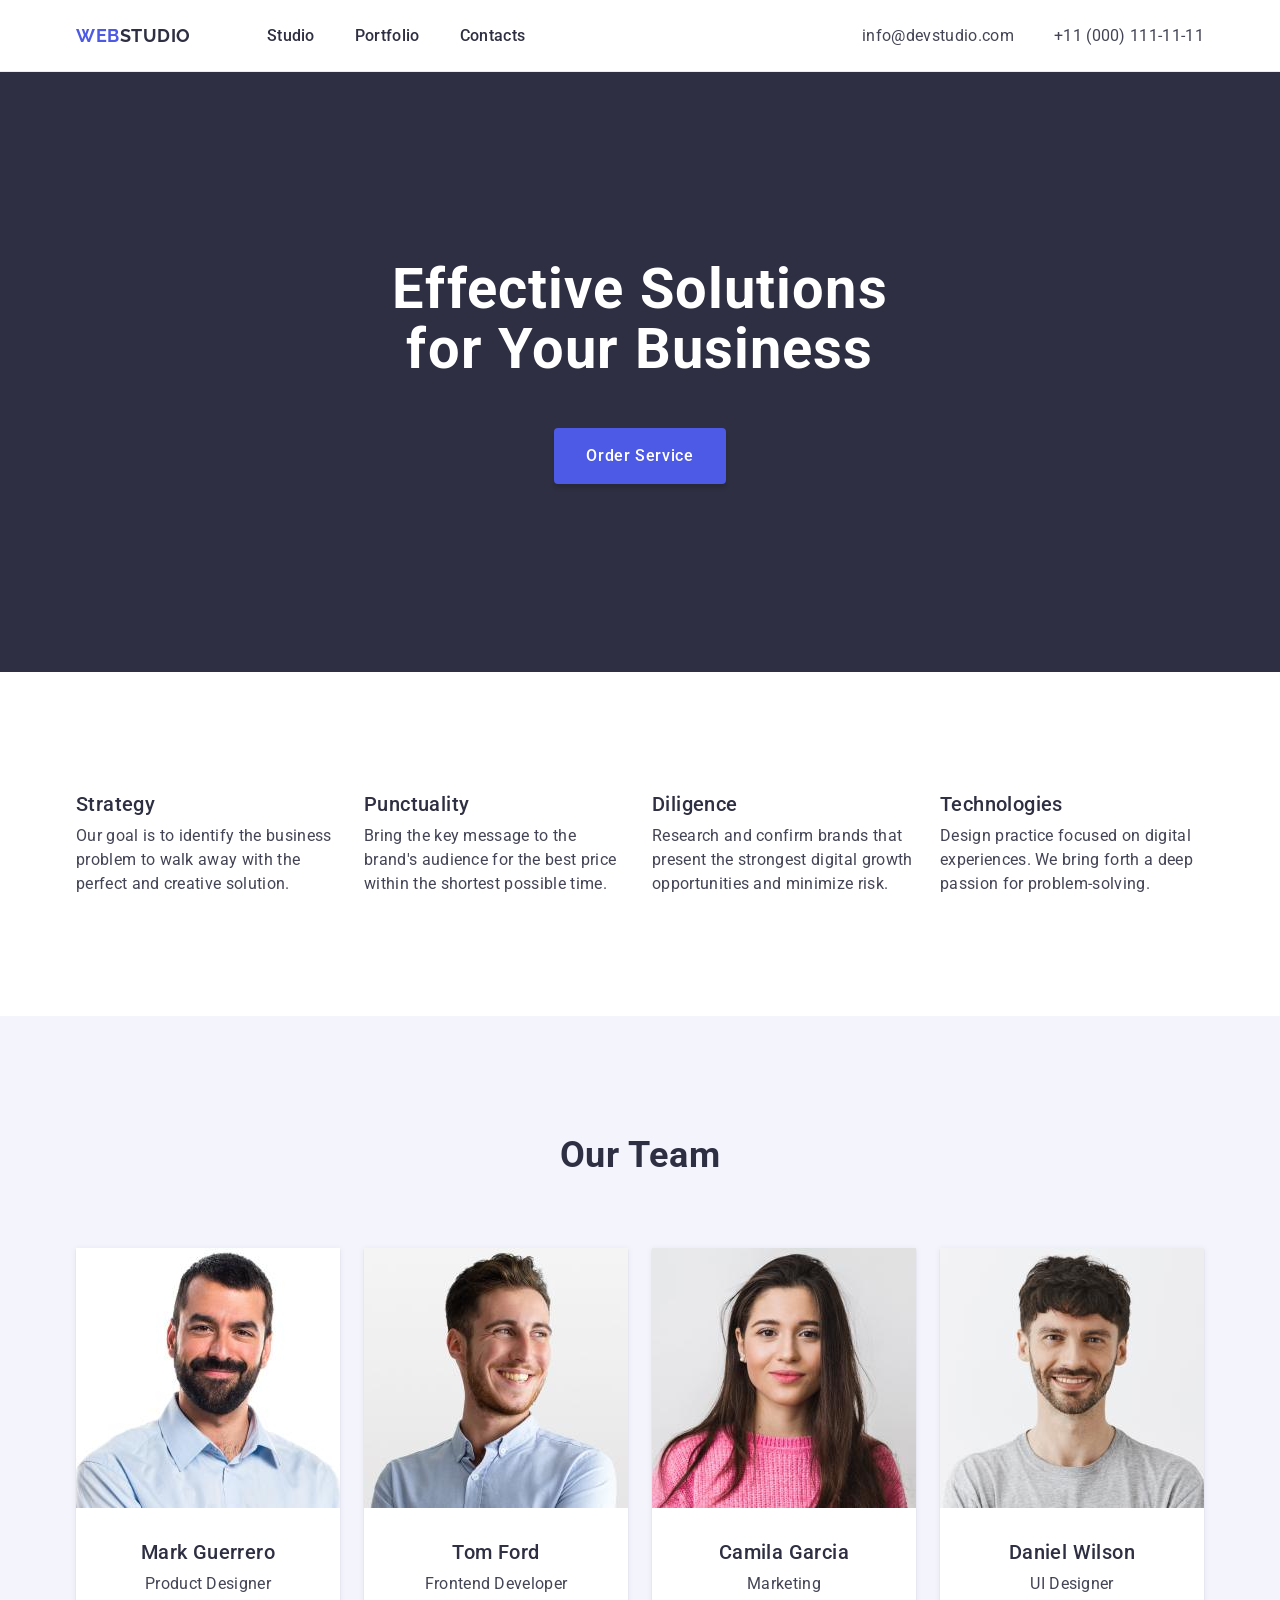
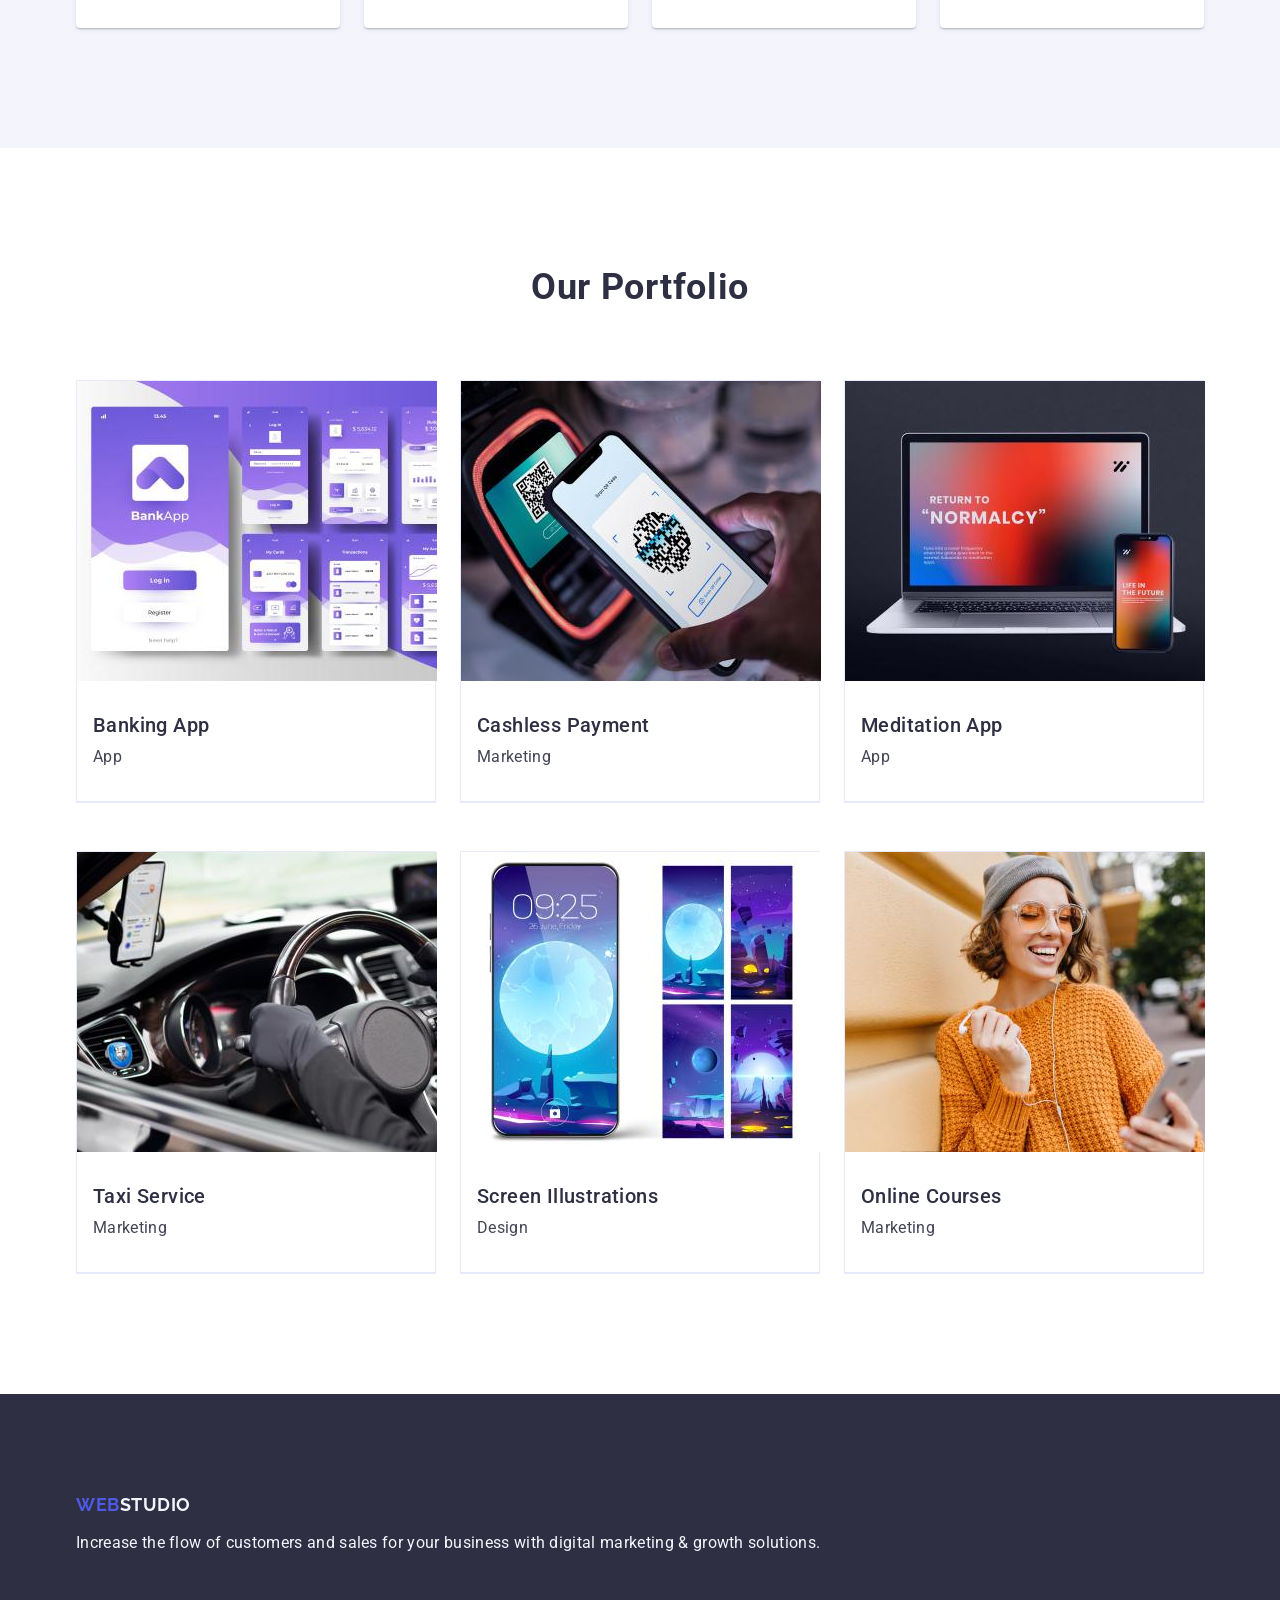
<file: index.html>
<!DOCTYPE html>
<html lang="en">
<head>
    <meta charset="UTF-8">
    <meta name="viewport" content="width=device-width, initial-scale=1.0">
    <title>Document</title>
    <link rel="stylesheet" href="https://cdnjs.cloudflare.com/ajax/libs/modern-normalize/2.0.0/modern-normalize.min.css"
    integrity="sha512-4xo8blKMVCiXpTaLzQSLSw3KFOVPWhm/TRtuPVc4WG6kUgjH6J03IBuG7JZPkcWMxJ5huwaBpOpnwYElP/m6wg=="
    crossorigin="anonymous" referrerpolicy="no-referrer" />
    <link rel="stylesheet" href="./css/style.css">
    <link rel="preconnect" href="https://fonts.googleapis.com">
    <link rel="preconnect" href="https://fonts.gstatic.com" crossorigin>
    <link href="https://fonts.googleapis.com/css2?family=Raleway:wght@800&family=Roboto:wght@400;500;700;900&display=swap"
        rel="stylesheet">

</head>

<body>
    <header class="header">
      
       <div class="container">
           
                <nav class="nav">
                       
                    <a href="./index.html" class="logo">Web<span class="web">Studio</span></a>
        
                    <ul class="nav-list">
                        <li><a href="./index.html" class="nav-link">Studio</a></li>
                        <li><a href="" class="nav-link">Portfolio</a></li>
                        <li><a href="" class="nav-link">Contacts</a></li>
                    </ul>
        
                </nav>
        
                <address>
                    <ul class="address-list">
                        <li><a href="mailto:info@devstudio.com" class="address-link">info@devstudio.com</a></li>
                        <li><a href="tel:+110001111111" class="address-link">+11 (000) 111-11-11</a></li>
                    </ul>
                </address>
       </div>
      

    </header>
    
    <main>
       
        <section class="hero"> 

    <div class="container">
        
            <h1 class="main-title">Effective Solutions for Your Business</h1>
            <button class="button" type="button">Order Service</button>
    </div>

        </section>

         <section class="advantage">

          <div class="container">
                <h2 class="advantage-title">Advantage</h2>
    
                <ul class="advantage-list">
                    <li class="advantage-item">
                        <h3 class="advantage-post-title">Strategy</h3>
                        <p class="advantage-text">Our goal is to identify the business problem to walk away with the perfect and creative solution.</p>
                    </li>
                    <li class="advantage-item">
                        <h3 class="advantage-post-title">Punctuality</h3>
                        <p class="advantage-text">Bring the key message to the brand's audience for the best price within the shortest possible time.</p>
                    </li>
                    <li class="advantage-item">
                        <h3 class="advantage-post-title">Diligence</h3>
                        <p class="advantage-text">Research and confirm brands that present the strongest digital growth opportunities and minimize risk.</p>
                    </li>
                    <li class="advantage-item">
                        <h3 class="advantage-post-title">Technologies</h3>
                        <p class="advantage-text">Design practice focused on digital experiences. We bring forth a deep passion for problem-solving.</p>
                    </li>
                </ul>
          </div>
         </section>

        <section class="team">

          <div class="container">
                
                <h2 class="title">Our Team</h2>
    
                <ul class="team-list">
                    <li class="team-card">
                        <img src="./images/MarkGuerrero.jpg" alt="Mark Guerrero" width="264" height="260" />
                        <div class="employer">
                            <h3 class="name">Mark Guerrero</h3>
                            <p class="team-text">Product Designer</p>
                        </div>
                    </li>
                    <li class="team-card">
                        <img src="./images/TomFord.jpg" alt="Tom Ford" width="264" height="260" />
                       <div class="employer">
                            <h3 class="name">Tom Ford</h3>
                            <p class="team-text">Frontend Developer</p>
                       </div>
                    </li>
                    <li class="team-card">
                        <img src="./images/CamilaGarcia.jpg" alt="Camila Garcia" width="264" height="260" />
                       <div class="employer">
                            <h3 class="name">Camila Garcia</h3>
                            <p class="team-text">Marketing</p>
                       </div>
                    </li>
                    <li class="team-card">
                        <img src="./images/DanielWilson.jpg" alt="Daniel Wilson" width="264" height="260" />
                       <div class="employer">
                            <h3 class="name">Daniel Wilson</h3>
                            <p class="team-text">UI Designer</p>
                       </div>
                    </li>
                </ul>
          </div>

        </section>

        <section class="portfolio">
            <div class="container">
    
                <h2 class="title">Our Portfolio</h2>
    
                <ul class="app-list">
                    <li class="app-item">
                        <img src="./images/bankingapp.jpg" alt="Banking App" width="360" height="300"/>

                       <div class="app-box">
                            <h3 class="app">Banking App</h3>
                            <p class="app-text">App</p>
                       </div>
                    </li>

                    <li class="app-item">
                        <img src="./images/cashlesspayment.jpg" alt="Cashless Payment" width="360" height="300"/>

                       <div class="app-box">
                            <h3 class="app">Cashless Payment</h3>
                            <p class="app-text">Marketing</p>
                       </div>
                    </li>

                    <li class="app-item">
                        <img src="./images/meditationapp.jpg" alt="Meditation App" width="360" height="300"/>

                       <div class="app-box">
                            <h3 class="app">Meditation App</h3>
                            <p class="app-text">App</p>
                       </div>
                    </li>

                    <li class="app-item">
                        <img src="./images/taxiservice.jpg" alt="Taxi Service" width="360" height="300"/>

                        <div class="app-box">
                            <h3 class="app">Taxi Service</h3>
                            <p class="app-text">Marketing</p>
                        </div>
                    </li>

                    <li class="app-item">
                        <img src="./images/screenjllustrations.jpg" alt="Screen Illustrations" width="360" height="300"/>

                        <div class="app-box">
                            <h3 class="app">Screen Illustrations</h3>
                            <p class="app-text">Design</p>
                        </div>
                    </li>

                    <li class="app-item">
                        <img src="./images/onlinecourses.jpg" alt="Online Courses" width="360" height="300"/>

                        <div class="app-box">
                            <h3 class="app">Online Courses</h3>
                            <p class="app-text">Marketing</p>
                        </div>
                    </li>
                </ul>
            </div>
        </section>
        
    </main>

    <footer class="footer">
        <div class="container">

            <a href="./index.html" class="footer-logo">Web<span class="studio">Studio</span></a>
            <p class="footer-text">Increase the flow of customers and sales for your business with digital marketing & growth solutions.</p>

        </div>
    </footer>
</body>
</html>
</file>
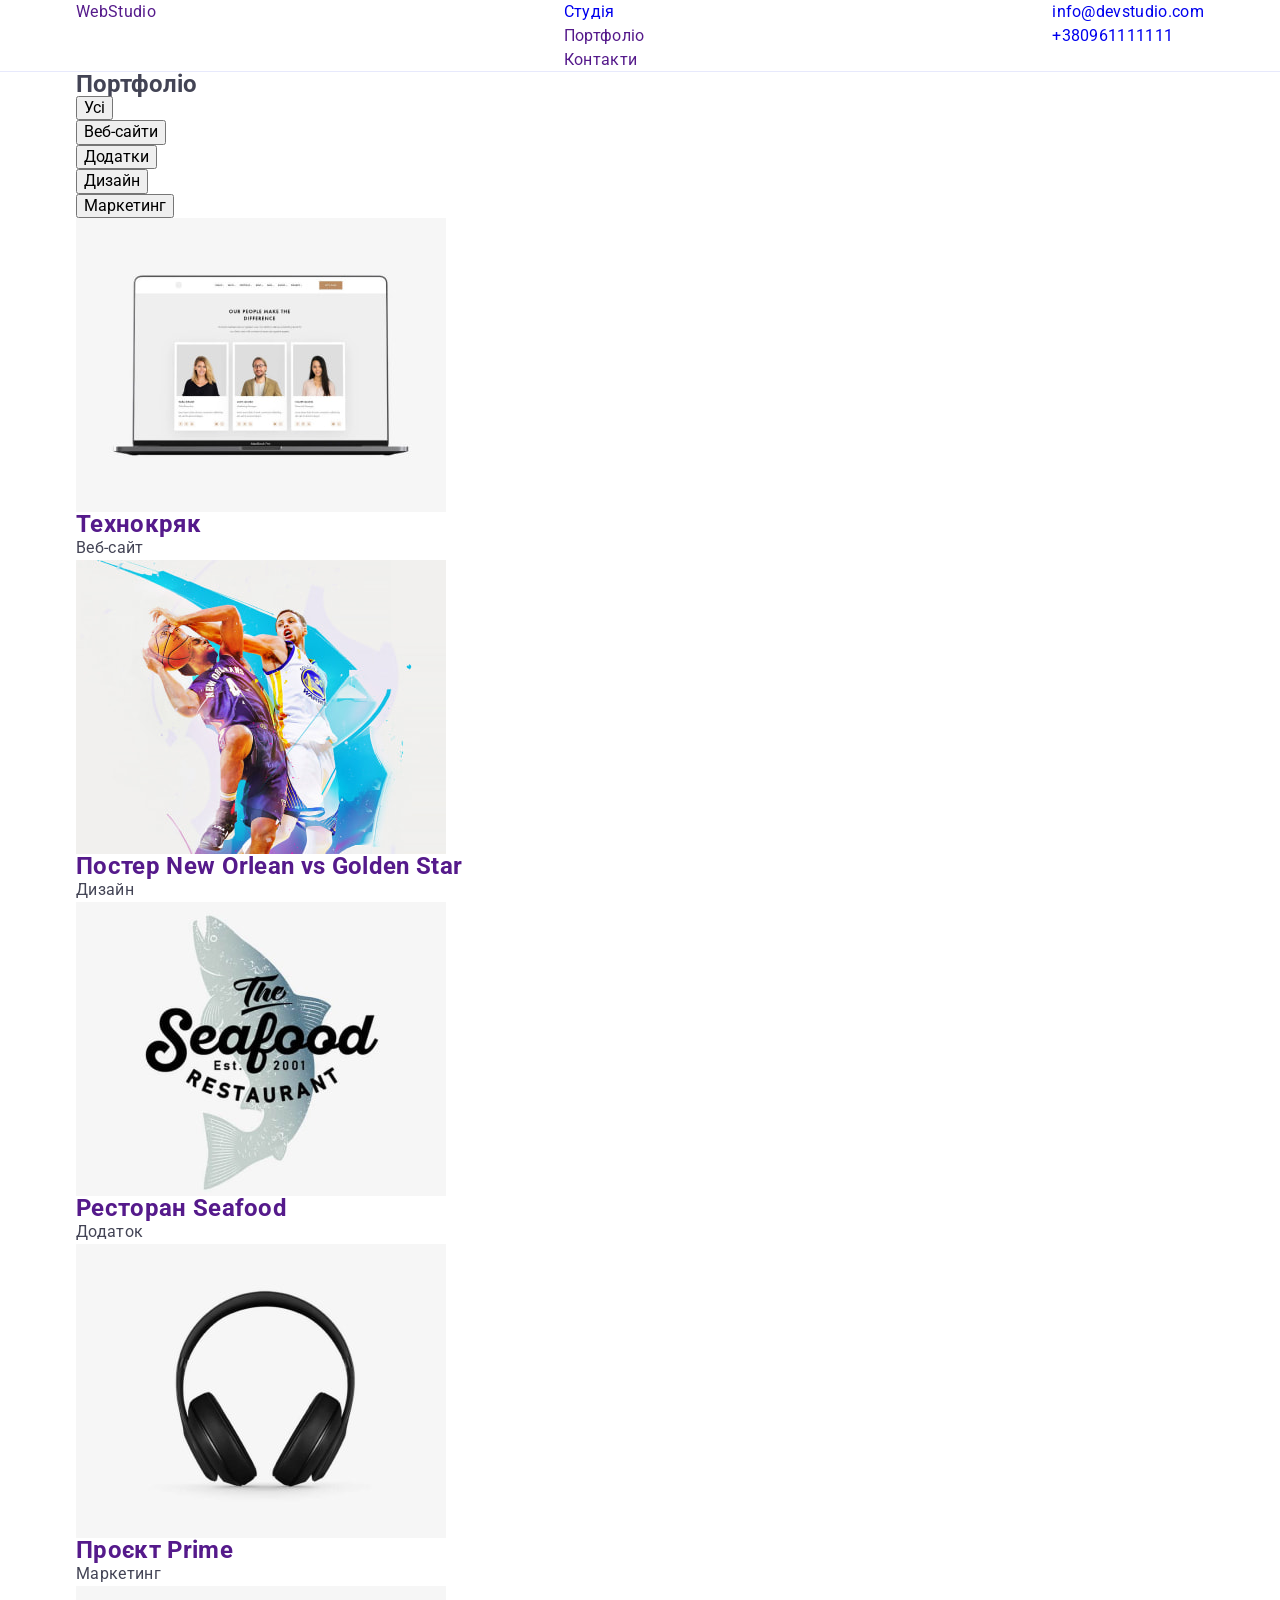
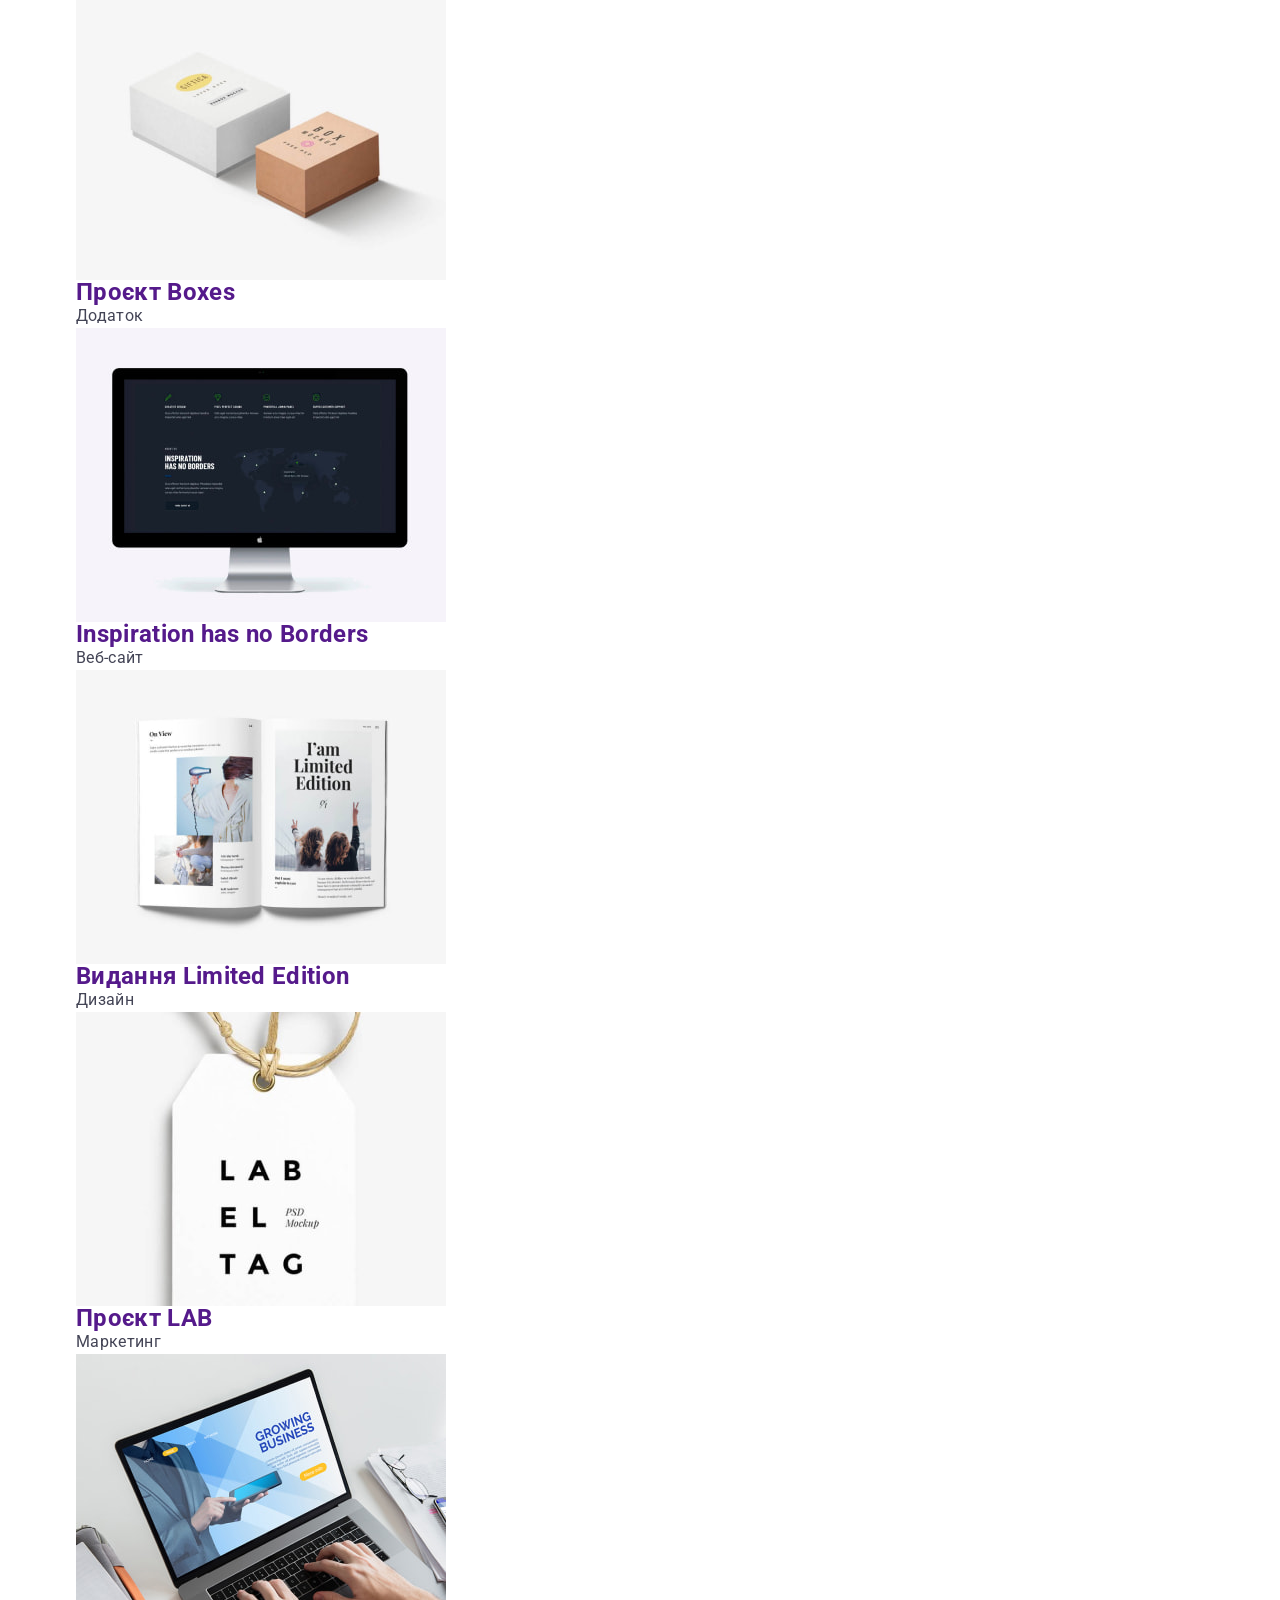
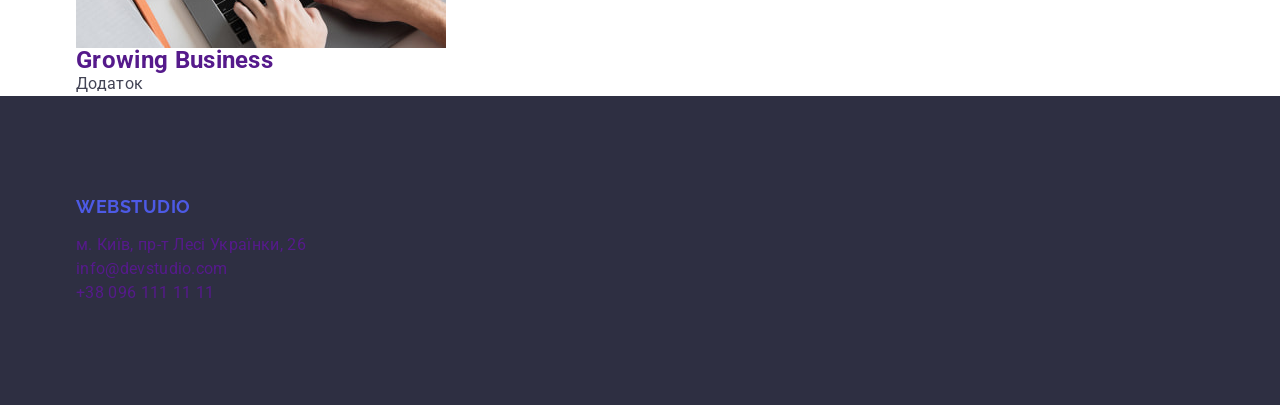
<file: portfolio.html>
<!DOCTYPE html>
<html lang="en">
<head>
    <meta charset="UTF-8">
    <meta http-equiv="X-UA-Compatible" content="IE=edge">
    <meta name="viewport" content="width=device-width, initial-scale=1.0">
    <title>Portfolio</title>
    <link rel="preconnect" href="https://fonts.googleapis.com">
    <link rel="preconnect" href="https://fonts.gstatic.com" crossorigin>
    <link href="https://fonts.googleapis.com/css2?family=Raleway:wght@700&family=Roboto:wght@400;500;700;900&display=swap"
        rel="stylesheet">
    <link rel="stylesheet" href="https://cdnjs.cloudflare.com/ajax/libs/modern-normalize/1.1.0/modern-normalize.min.css"
            integrity="sha512-wpPYUAdjBVSE4KJnH1VR1HeZfpl1ub8YT/NKx4PuQ5NmX2tKuGu6U/JRp5y+Y8XG2tV+wKQpNHVUX03MfMFn9Q=="
            crossorigin="anonymous" referrerpolicy="no-referrer" />
    <link rel="stylesheet" href="./css/style.css">
</head>
<body>

<!-- шапка -->

    <header class="header">
    
        <div class="container">
            <a href="" class="header-logo link">Web<span class="top-logo">Studio</span></a>
            <nav class="header-nav">
                <div class="nav">
                    <ul class="header-list list">
                        <li class="header-items"><a href="./index.html" class="header-link link">Студія</a></li>
                        <li class="header-items"><a href="" class="header-link link active">Портфоліо</a></li>
                        <li class="header-items"><a href="" class="header-link link">Контакти</a></li>
                    </ul>
            </nav>
                         
            <ul class="feedback-list list">
                <li class="feedback-items"><a href="info@devstudio.com" class="header-link link active">info@devstudio.com</a></li>
                <li class="feedback-items"><a href="tel+380961111111" class="feedback-tel link">+380961111111</a></li>
            </ul>
        </div>
    
        </div>
    
    </header> 

<!-- герой -->

    <main class="main">
        
        <div class="container">
        <section class="section cards">
         <h1 class="visually-hidden">Портфоліо</h1>  
               <ul class="section-list list">
                    <li><button type="button" class="section-btn btn">Усі</button></li>
                    <li><button type="button" class="section-btn btn">Веб-сайти</button></li>
                    <li><button type="button" class="section-btn btn">Додатки</button></li>
                    <li><button type="button" class="section-btn btn">Дизайн</button></li>
                    <li><button type="button" class="section-btn btn">Маркетинг</button></li>
                </ul>
                <ul class="portfolio-list list ">
                    <li class="portfolio-items">
                        <a href="" class="list-link link"><img class="p-poster " src="./image/technocrack.jpg" alt="Веб-сайт Технокряк" width="370">
                            <div class="border">
                                <h2 class="list-title">Технокряк</h2>
                                <p class="list-text">Веб-сайт</p>
                            </div>
                        </a>
                    </li>
                    <li class="portfolio-items">
                        <a href="" class="list-link link"><img class="p-poster " src="./image/novsgs.jpg" alt="два гравці з м'ячем" width="370">
                            <div class="border">
                                <h2 class="list-title">Постер New Orlean vs Golden Star</h2>
                                <p class="list-text">Дизайн</p>
                            </div>
                        </a>
                    </li>
                    <li class="portfolio-items">
                        <a href="" class="list-link link"><img class="p-poster " src="./image/seafood.jpg" alt="логотип ресторану морської їжі"
                                width="370">
                                <div class="border">
                                    <h2 class="list-title">Ресторан Seafood</h2>
                                    <p class="list-text">Додаток</p>
                                </div>
                        </a>
                    </li>
                    <li class="portfolio-items">
                        <a href="" class="list-link link"><img class="p-poster " src="./image/prime.jpg" alt="чорні навушники" width="370">
                            <div class="border">
                                <h2 class="list-title">Проєкт Prime</h2>
                                <p class="list-text">Маркетинг</p>
                            </div>
                        </a>
                    </li>
                    <li class="portfolio-items">
                        <a href="" class="list-link link"><img class="p-poster " src="./image/boxes.jpg" alt="дві коробки" width="370">
                            <div class="border">
                                <h2 class="list-title">Проєкт Boxes</h2>
                                <p class="list-text">Додаток</p>
                            </div>
                        </a>               
                    </li>
                    <li class="portfolio-items">
                        <a href="" class="list-link link"><img class="p-poster " src="./image/ihnb.jpg" alt="комп'ютерний монітор" width="370">
                            <div class="border">
                                <h2 class="list-title">Inspiration has no Borders</h2>
                                <p class="list-text">Веб-сайт</p>
                            </div>
                        </a>
                    </li>
                    <li class="portfolio-items">
                        <a href="" class="list-link link"><img class="p-poster " src="./image/itde.jpg" alt="відкрита книга" width="370">
                            <div class="border">
                                <h2 class="list-title">Видання Limited Edition</h2>
                                <p class="list-text">Дизайн</p>
                            </div>
                        </a>
                    </li>
                    <li class="portfolio-items">
                        <a href="" class="list-link link"><img class="p-poster " src="./image/lab.jpg" alt="бирка з текстом" width="370">
                            <div class="border">
                                <h2 class="list-title">Проєкт LAB</h2>
                                <p class="list-text">Маркетинг</p>
                            </div>
                        </a>
                    </li>
                    <li class="portfolio-items">
                        <a href="" class="list-link link"><img class="p-poster " src="./image/gb.jpg" alt="людина працює за комп'ютером" width="370">
                            <div class="border">
                                <h2 class="list-title">Growing Business</h2>
                                <p class="list-text">Додаток</p>
                            </div>
                        </a>
                    </li>
                </ul>
            </section>
            </div>
        
    </main>
    <!-- футер -->
    <footer class="footer">
        <div class="container footer-cont">
            <a href="" class="footer-logo link">Web<span class="bottom-logo">Studio</span></a>
            <address class="address">
                <ul class="contact-list list">
                    <li><a href="" class="contact-address link">м. Київ, пр-т Лесі Українки, 26</a></li>
                    <li><a href="" class="contact-mail link">info@devstudio.com</a></li>
                    <li><a href="" class="contact-tel  link">+38 096 111 11 11</a></li>
                </ul>
            </address>
        </div>
    
    </footer>
    
</body>
</html>
</file>
<file: css/style.css>
body {
    font-family: "Roboto", sans-serif;
    font-size: 16px;
    line-height: 24px;
    color: #434455;
    background-color: #FFFFFF;
}

h1,
h2,
h3,
p {
    margin-top: 0;
    margin-bottom: 0;
}

ul {
    list-style-type: none;
}

ul,
ol {
    margin-top: 0;
    margin-bottom: 0;
    padding-left: 0;
}

a { 
    text-decoration: none;
    font-style: normal;
    letter-spacing: 0.02em;
}
a:hover,
a:focus{
    color: #404BBF;
}

img {
    display: block;
}


p {
    font-size: 16px;
    line-height: 1.5;
    letter-spacing: 0.02em;
    color: #434455;
}
.container {
    max-width: 1158px;
    padding: 0 15px;
    margin: 0 auto;
}

/* HEADER */

.header {
    display: flex;
    height: 72px;
    border-bottom: 1px solid #e7e9fc
}

.header .container {
    display: flex;
    width: 1158px;
    padding: 0 15px 0 15px;
    margin: 0 auto;
    justify-content: space-between;
    
}

.logo {
    font-family: "Raleway",sans-serif;
    font-size: 18px;
    font-weight: bold;
    line-height: 1.17;
    letter-spacing: 0.03em;
    text-transform: uppercase;
    color: #4D5AE5;
    
    margin-right: 76px;
    
}

.web{
    color: #2E2F42;
}

/* nav */

.nav {
    display: flex;
    align-items: center;
}

.nav-list {
    display: inline-flex;
    align-items: flex-start;
    gap: 40px;    
}

.nav-link {
    line-height: 1.5;
    letter-spacing: 0.02em;
    font-weight: 500;
    color: #2E2F42;
    padding: 24px 0 24px
}

.list-link:active {
   text-decoration: underline;
   color: #404BBF;
}

.address-list {
    display: flex;
    padding: 24px 0 24px;
    gap: 40px;
}

.address-link {
    font-size: 16px;
    line-height: 1.5;
    letter-spacing: 0.02em;
    color: #434455;
}

  /* HERO */

  .main-title {
    display: block;
    text-align: center;
    font-size: 56px;
    line-height: 1.07;
    letter-spacing: 0.02em;
    color: #FFFFFF;
    max-width: 496px;
    margin: 0 auto;
  }

 .hero {
    padding: 188px 0 188px;
    /* width: 1440px;
    height: 600px; */
    background-color: #2E2F42;
 }

 .hero .container {
    margin: 0 auto;
 }

 .button {
    font-family: "Roboto", sans-serif;
    font-weight: 500;
    font-size: 16px;
    line-height: 1.5;
    letter-spacing: 0.04em;
    color: #FFFFFF;
    background-color: #4D5AE5;
    cursor: pointer;
    border: none;

    min-width: 169px;
    height: 56px;

    display: block;
    padding: 16px 32px;
    align-items: flex-start;
    gap: 10px;
    border-radius: 4px;
    box-shadow: 0px 4px 4px 0px rgba(0, 0, 0, 0.15);
    margin-top: 48px;
    margin-left: auto;
    margin-right: auto;
 }
 
 .button:hover,
 .button:focus {
    background-color: #404BBF;
 }

 /* ADVANTAGE */

.advantage {
    padding-top: 120px;
    padding-bottom: 120px;
    
}

.advantage .container {
    margin-left: auto;
    margin-right: auto;
}

.advantage-title {
    visibility: hidden;
   display: none;
   position: absolute;
   width: 1px;
   height: 1px;
   margin: -1px;
   border: 0;
   padding: 0;
   white-space: nowrap;
   clip-path: inset(100%);
   clip: rect(0 0 0 0);
   overflow: hidden;
}

 .advantage-post-title {
    font-size: 20px;
    font-weight: 500;
    line-height: 1.2;
    letter-spacing: 0.02em;
    color: #2E2F42;
    margin-bottom: 8px;
 }

 .advantage-list {
    display: flex;
    gap: 24px; 
  
 }

 .advantage-item {
     width: calc((100% - 72px) / 4);
 }

 .advantage-text {
    font-size: 16px;
    line-height: 1.5;
    letter-spacing: 0.02em;
    color: #434455;
 }

  /* OUR TEAM */

.team .container {
    margin-left: auto;
    margin-right: auto;
}

.team{
    padding-top: 120px;
    padding-bottom: 120px;
    background-color: #F4F4FD;
}

  .title {
    font-size: 36px;
    line-height: 1.11;
    letter-spacing: 0.02em;
    text-align: center;
    text-transform: capitalize;
    color: #2E2F42;
    margin-bottom: 72px;
  }

.team-list {
    display: flex;
    gap: 24px;
}  


.team-card {
    width: calc((100% - 72px) / 4);
    border-radius: 0px 0px 4px 4px;
    background: var(--WHITE, #FFF);
    box-shadow: 0px 2px 1px 0px rgba(46, 47, 66, 0.08), 0px 1px 1px 0px rgba(46, 47, 66, 0.16), 0px 1px 6px 0px rgba(46, 47, 66, 0.08);
}

.employer {
    padding: 32px 0 32px;
}

.name {
    text-align: center;
    font-size: 20px;
    font-weight: 500;
    line-height: 1.2;
    letter-spacing: 0.02em;
    color: #2E2F42;
    margin-bottom: 8px;
}
.team-text {
    text-align: center;
    font-size: 16px;
    line-height: 1.5;
    letter-spacing: 0.02em;
    color: #434455;
}
.team-card {
    color: #2E2F42;
    background-color: #FFFFFF;
}

  /* PORTFOLIO */

.portfolio {
    padding-top: 120px;
    padding-bottom: 120px;
}

.portfolio .container {
    margin-left: auto;
    margin-right: auto;
}

.title{
    font-size: 36px;
    line-height: 1.11;
    letter-spacing: 0.02em;
    text-align: center;
    text-transform: capitalize;
    color: #2E2F42;
  }

.app-list {
    display: flex;
    flex-wrap: wrap;
    row-gap: 48px;
    column-gap: 24px;
}


.app-item {
    width: calc((100% - 48px) / 3);
    border: 1px solid var(--CORNFLOWER, #E7E9FC);
    background: var(--WHITE, #FFF);
}

.app-box {
    padding: 32px 16px;
    border-bottom: 1px solid #e7e9fc;
}

.app {
    font-size: 20px;
    font-weight: 500;
    line-height: 1.2;
    letter-spacing: 0.02em;
    color: #2E2F42;   
    margin-bottom: 8px;
    }

.app-text {
    font-size: 16px;
    line-height: 1.5;
    letter-spacing: 0.02em;
    color: #434455;
  }



 /* FOOTER */

 .footer {
  
    padding: 100px 0 100px;
    background-color: #2E2F42;
 }

 .footer .container {
    margin-left: auto;
    margin-right: auto;
 }

 .footer-logo {
    font-family: "Raleway",sans-serif;
    font-size: 18px;
    font-weight: bold;
    line-height: 1.17;
    letter-spacing: 0.03em;
    text-transform: uppercase;
    color: #4D5AE5;

    display: inline-block;
    max-width: 264px;
    margin-bottom: 16px;
 }
 .studio {
    color: #F4F4FD;
 }
 .footer-text {
     line-height: 1.5;
     letter-spacing: 0.02em;
     color: #F4F4FD;
 }
</file>
